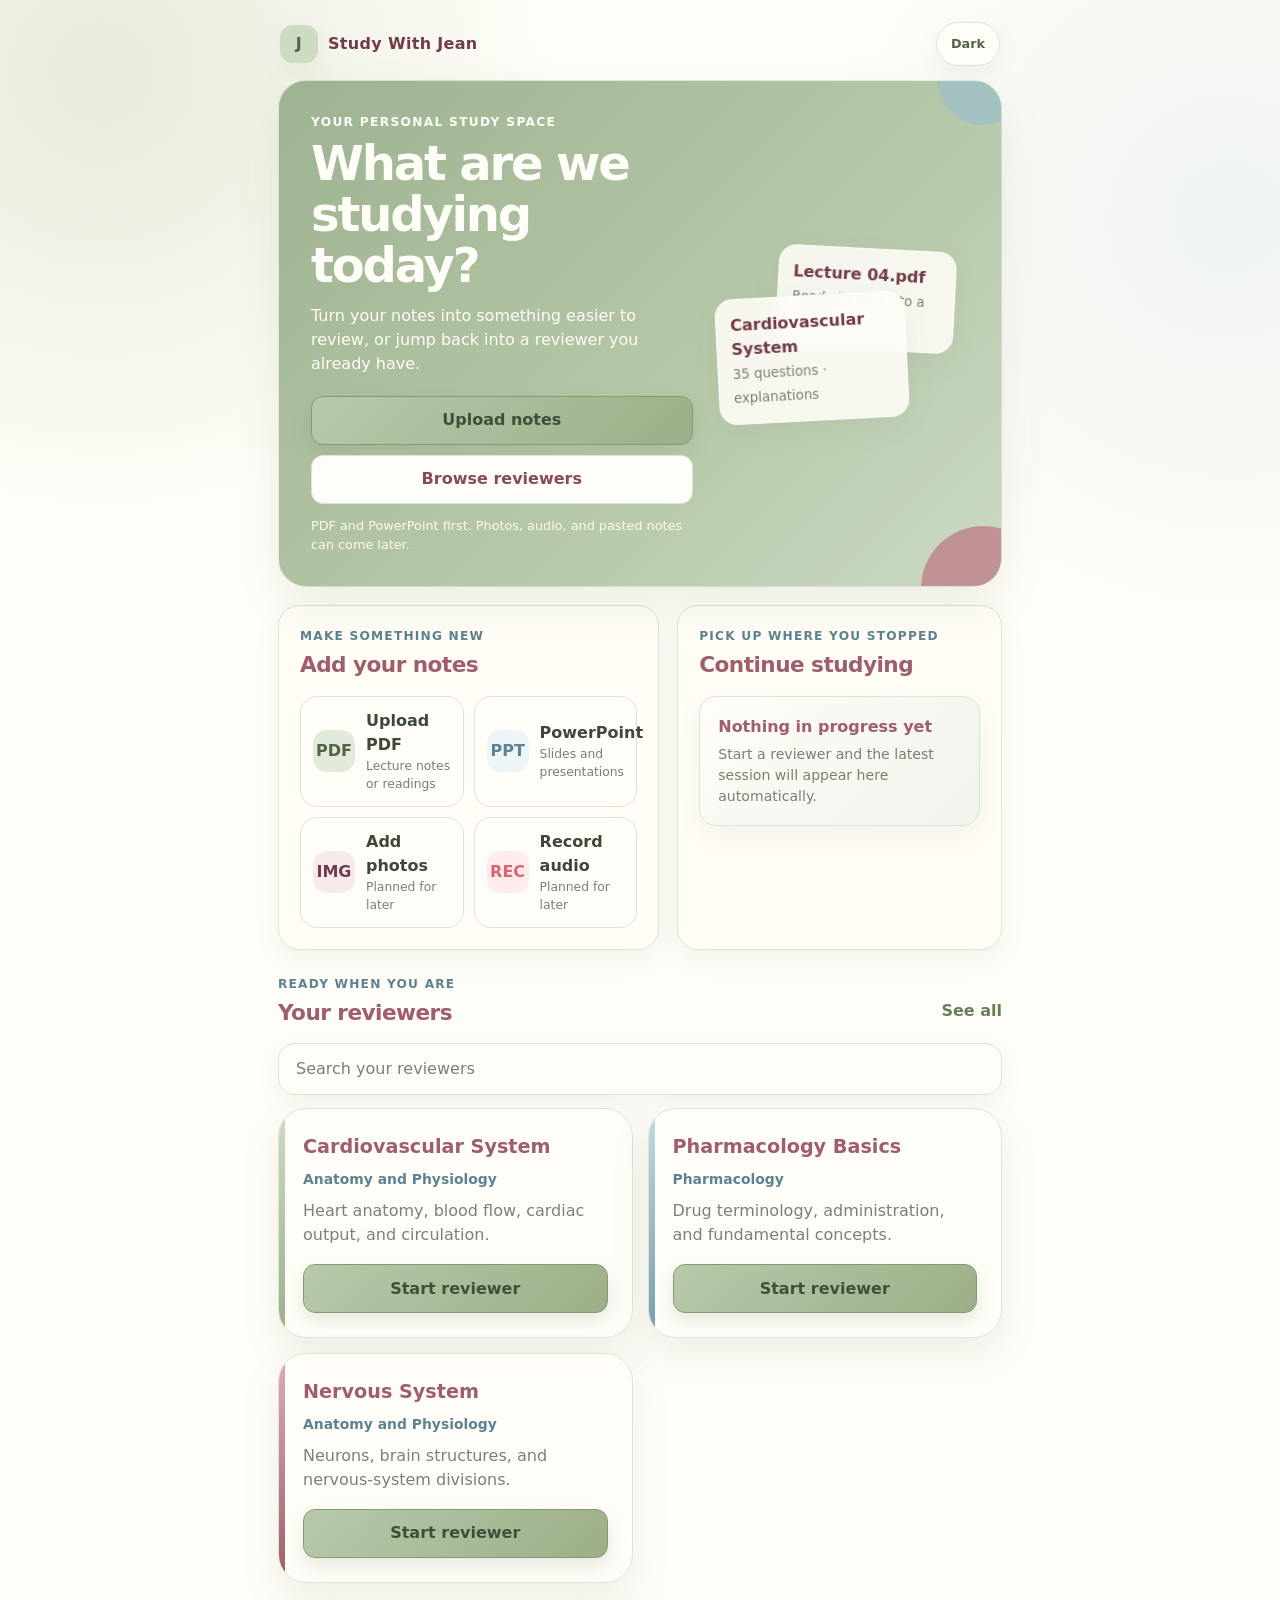
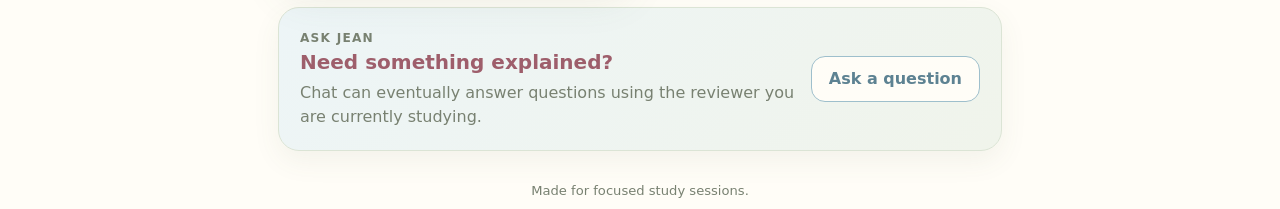
<file: frontend/index.html>
<!DOCTYPE html>
<html lang="en">
<head>
    <meta charset="UTF-8">
    <meta name="viewport" content="width=device-width, initial-scale=1, viewport-fit=cover">
    <meta name="theme-color" content="#aebfa2">
    <meta name="description" content="Study With Jean is a personal reviewer dashboard for focused study sessions.">
    <title>Study With Jean</title>
    <link rel="stylesheet" href="./styles.css?v=8">
</head>
<body>
<div class="page-shell">
    <header class="topbar">
        <div class="wordmark"><span class="wordmark-mark">J</span><span>Study With Jean</span></div>
        <button class="theme-button" id="theme-button" type="button">Dark</button>
    </header>

    <main>
        <section class="welcome-panel">
            <span class="dot dot-blue" aria-hidden="true"></span>
            <span class="dot dot-burgundy" aria-hidden="true"></span>
            <div class="welcome-content">
                <p class="eyebrow">Your personal study space</p>
                <h1>What are we studying today?</h1>
                <p class="welcome-copy">Turn your notes into something easier to review, or jump back into a reviewer you already have.</p>
                <div class="welcome-actions">
                    <button class="primary-button" id="uploadButton" type="button">Upload notes</button>
                    <button class="secondary-button" id="view-reviewers-button" type="button">Browse reviewers</button>
                </div>
                <p class="supported">PDF and PowerPoint first. Photos, audio, and pasted notes can come later.</p>
            </div>
            <div class="welcome-art" aria-hidden="true">
                <div class="floating-card file-card"><strong>Lecture 04.pdf</strong><small>Ready to turn into a reviewer</small></div>
                <div class="floating-card quiz-card-mini"><strong>Cardiovascular System</strong><small>35 questions · explanations</small></div>
            </div>
        </section>

        <div class="dashboard-grid">
            <section class="panel">
                <div class="section-head">
                    <div><p class="section-kicker">Make something new</p><h2>Add your notes</h2></div>
                </div>
                <div class="source-grid">
                    <button class="source-button active-source" type="button" data-source="PDF"><span class="source-icon">PDF</span><span><span class="source-title">Upload PDF</span><span class="source-note">Lecture notes or readings</span></span></button>
                    <button class="source-button" type="button" data-source="PowerPoint"><span class="source-icon">PPT</span><span><span class="source-title">PowerPoint</span><span class="source-note">Slides and presentations</span></span></button>
                    <button class="source-button" type="button" data-source="Photos"><span class="source-icon">IMG</span><span><span class="source-title">Add photos</span><span class="source-note">Planned for later</span></span></button>
                    <button class="source-button" type="button" data-source="Audio"><span class="source-icon">REC</span><span><span class="source-title">Record audio</span><span class="source-note">Planned for later</span></span></button>
                </div>
            </section>

            <section class="panel">
                <div class="section-head">
                    <div><p class="section-kicker">Pick up where you stopped</p><h2>Continue studying</h2></div>
                </div>
                <article class="empty-card"><h3>Nothing in progress yet</h3><p>Start a reviewer and the latest session will appear here automatically.</p></article>
            </section>
        </div>

        <section class="library-section" id="reviewers-section">
            <div class="section-head">
                <div><p class="section-kicker">Ready when you are</p><h2>Your reviewers</h2></div>
                <button class="text-button" type="button" id="seeAllButton">See all</button>
            </div>
            <div class="search-row"><input class="search-input" id="reviewer-search" type="search" placeholder="Search your reviewers" aria-label="Search your reviewers"></div>
            <div id="app" class="reviewer-grid app-container" aria-live="polite"><section class="status-card">Loading reviewers...</section></div>
        </section>

        <section class="assistant-card">
            <div><p class="section-kicker">Ask Jean</p><h2>Need something explained?</h2><p>Chat can eventually answer questions using the reviewer you are currently studying.</p></div>
            <button class="assistant-button" id="askButton" type="button">Ask a question</button>
        </section>
    </main>
    <footer class="footer">Made for focused study sessions.</footer>
</div>

<div class="sheet" id="uploadSheet" aria-hidden="true">
    <section class="sheet-card" role="dialog" aria-modal="true" aria-labelledby="uploadTitle">
        <div class="sheet-top"><div><p class="section-kicker">New reviewer</p><h2 id="uploadTitle">Add your notes</h2></div><button class="close-button" id="closeSheet" type="button" aria-label="Close">X</button></div>
        <p>Choose a PDF or PowerPoint. This prototype only previews the selection and does not upload anything yet.</p>
        <label class="upload-zone">
            <input id="fileInput" type="file" accept=".pdf,.ppt,.pptx">
            <span><span class="upload-title">Choose a file</span><span class="upload-help">PDF, PPT, or PPTX</span></span>
        </label>
        <p class="selected-file" id="selectedFile">No file selected</p>
    </section>
</div>

<div class="toast" id="toast" role="status" aria-live="polite"></div>
<script src="./app.js?v=8"></script>
</body>
</html>
</file>
<file: frontend/styles.css>
:root {
    color-scheme: light;
    --cream-50: #fffdf7;
    --cream-100: #fff8e8;
    --cream-200: #f6ead0;
    --sage-100: #edf3e8;
    --sage-200: #dfe9d8;
    --sage-300: #cbdac2;
    --sage-400: #b2c6a7;
    --sage-500: #97ad8b;
    --sage-600: #7f966f;
    --sage-700: #617456;
    --sage-800: #4d5d46;
    --burgundy-100: #f6e7eb;
    --burgundy-400: #bc7b89;
    --burgundy-500: #9e5c6c;
    --burgundy-700: #713b49;
    --cherry-100: #fce9ec;
    --cherry-500: #d86272;
    --blue-100: #eaf3f6;
    --blue-400: #9dbdcc;
    --blue-600: #5e8392;
    --text: #3e4839;
    --muted: #788171;
    --surface: rgba(255, 253, 247, .94);
    --border: #dbe4d5;
    --shadow: 0 18px 45px rgba(78, 96, 69, .10);
    --shadow-soft: 0 10px 28px rgba(78, 96, 69, .07);
    --radius-xl: 28px;
    --radius-lg: 21px;
    --radius-md: 15px;
    --page-width: 1040px;
}

body.dark {
    color-scheme: dark;
    --cream-50: #fff9eb;
    --cream-100: #f8efd8;
    --cream-200: #eadfbd;
    --sage-100: #7d8d75;
    --sage-200: #718269;
    --sage-300: #66785e;
    --sage-400: #aebfa2;
    --sage-500: #bfd0b3;
    --sage-600: #d2dfca;
    --sage-700: #e4ecdf;
    --sage-800: #f5f7f1;
    --burgundy-100: #795760;
    --burgundy-400: #efcbd3;
    --burgundy-500: #f3d9de;
    --burgundy-700: #fff2f4;
    --cherry-100: #79545b;
    --cherry-500: #f3a6b0;
    --blue-100: #667c83;
    --blue-400: #cee2e8;
    --blue-600: #e1f0f4;
    --text: #fff9eb;
    --muted: #eadfbd;
    --surface: rgba(104, 120, 95, .95);
    --border: #8fa087;
    --shadow: 0 18px 45px rgba(47, 58, 43, .18);
    --shadow-soft: 0 10px 28px rgba(47, 58, 43, .13);
}

* { box-sizing: border-box; }
html { scroll-behavior: smooth; }
body {
    margin: 0;
    min-height: 100vh;
    background:
            radial-gradient(circle at 6% 2%, rgba(178,198,167,.32), transparent 27rem),
            radial-gradient(circle at 95% 8%, rgba(157,189,204,.22), transparent 26rem),
            var(--cream-50);
    color: var(--text);
    font-family: Inter, Aptos, system-ui, -apple-system, BlinkMacSystemFont, "Segoe UI", sans-serif;
    line-height: 1.5;
    transition: background .18s ease, color .18s ease;
}
body.dark {
    background:
            radial-gradient(circle at 6% 2%, rgba(223,233,216,.17), transparent 27rem),
            radial-gradient(circle at 95% 8%, rgba(206,226,232,.13), transparent 26rem),
            #66745f;
}
button, input { font: inherit; }
button { -webkit-tap-highlight-color: transparent; }
button:focus-visible, input:focus-visible { outline: 3px solid var(--blue-400); outline-offset: 3px; }

.page-shell { width: min(100%, var(--page-width)); margin: 0 auto; padding: env(safe-area-inset-top) 18px calc(42px + env(safe-area-inset-bottom)); }
.topbar { display: flex; justify-content: space-between; align-items: center; padding: 20px 2px 14px; }
.wordmark { display: flex; align-items: center; gap: 10px; color: var(--burgundy-700); font-weight: 900; letter-spacing: .02em; }
.wordmark-mark { display: grid; place-items: center; width: 38px; height: 38px; border-radius: 13px; background: var(--sage-300); color: var(--sage-800); box-shadow: var(--shadow-soft); }
.theme-button { min-width: 66px; min-height: 42px; padding: 0 14px; border: 1px solid var(--border); border-radius: 999px; background: var(--surface); color: var(--text); font-weight: 800; cursor: pointer; box-shadow: var(--shadow-soft); }

.welcome-panel { position: relative; overflow: hidden; display: grid; grid-template-columns: 1.2fr .8fr; gap: 22px; align-items: center; min-height: 265px; padding: 32px; border: 1px solid rgba(255,255,255,.5); border-radius: var(--radius-xl); background: linear-gradient(135deg,#9eb391 0%,#b7c9aa 62%,#ccd9c4 100%); box-shadow: var(--shadow); }
body.dark .welcome-panel { background: linear-gradient(135deg,#7b8d72 0%,#8fa184 62%,#a0b293 100%); }
.welcome-content { position: relative; z-index: 2; }
.eyebrow { margin: 0 0 7px; color: var(--cream-50); font-size: .76rem; font-weight: 900; letter-spacing: .11em; text-transform: uppercase; }
.welcome-panel h1 { margin: 0; max-width: 560px; color: var(--cream-50); font-size: clamp(2rem,7vw,3rem); line-height: 1.06; letter-spacing: -.045em; }
.welcome-copy { max-width: 530px; margin: 13px 0 20px; color: var(--cream-50); font-size: 1rem; }
.welcome-actions { display: flex; flex-wrap: wrap; gap: 10px; }
.primary-button, .secondary-button, .soft-button, .text-button { min-height: 47px; border-radius: var(--radius-md); font-weight: 850; cursor: pointer; }
.primary-button { padding: 0 18px; border: 1px solid var(--cream-50); background: var(--cream-50); color: var(--burgundy-700); box-shadow: 0 9px 24px rgba(81,100,71,.15); }
.secondary-button { padding: 0 18px; border: 1px solid rgba(255,255,255,.43); background: rgba(255,255,255,.14); color: var(--cream-50); }
.supported { margin: 12px 0 0; color: var(--cream-100); font-size: .8rem; }
.welcome-art { position: relative; min-height: 195px; }
.floating-card { position: absolute; padding: 14px; border: 1px solid rgba(255,255,255,.52); border-radius: 18px; background: rgba(255,253,247,.88); color: var(--text); box-shadow: var(--shadow-soft); backdrop-filter: blur(10px); }
.floating-card strong { display: block; color: var(--burgundy-700); }
.floating-card small { color: var(--muted); }
.file-card { top: 12px; right: 14px; width: 178px; transform: rotate(3deg); }
.quiz-card-mini { right: 62px; bottom: 10px; width: 190px; transform: rotate(-3deg); }
.dot { position: absolute; border-radius: 50%; opacity: .72; }
.dot-blue { width: 92px; height: 92px; top: -48px; right: -28px; background: var(--blue-400); }
.dot-burgundy { width: 125px; height: 125px; right: -45px; bottom: -65px; background: var(--burgundy-400); }

.dashboard-grid { display: grid; grid-template-columns: 1.08fr .92fr; gap: 18px; margin-top: 18px; }
.panel, .assistant-card, .reviewer-card, .empty-card { border: 1px solid var(--border); background: var(--surface); box-shadow: var(--shadow-soft); }
.panel { padding: 21px; border-radius: var(--radius-lg); }
.section-head { display: flex; justify-content: space-between; gap: 14px; align-items: end; margin-bottom: 14px; }
.section-kicker { margin: 0 0 3px; color: var(--blue-600); font-size: .73rem; font-weight: 900; letter-spacing: .09em; text-transform: uppercase; }
.section-head h2 { margin: 0; color: var(--burgundy-500); font-size: 1.35rem; letter-spacing: -.025em; }
body.dark .section-head h2 { color: var(--cream-50); }
.text-button { min-height: auto; padding: 6px 0; border: 0; background: transparent; color: var(--sage-700); }

.source-grid { display: grid; grid-template-columns: repeat(2, minmax(0,1fr)); gap: 10px; }
.source-button { display: grid; grid-template-columns: 42px 1fr; gap: 11px; align-items: center; min-height: 76px; padding: 12px; border: 1px solid var(--border); border-radius: 17px; background: var(--cream-50); color: var(--text); text-align: left; cursor: pointer; }
body.dark .source-button { background: var(--sage-100); }
.source-button:hover { border-color: var(--sage-500); transform: translateY(-1px); }
.source-icon { display: grid; place-items: center; width: 42px; height: 42px; border-radius: 14px; background: var(--sage-200); color: var(--sage-800); font-weight: 900; }
.source-button:nth-child(2) .source-icon { background: var(--blue-100); color: var(--blue-600); }
.source-button:nth-child(3) .source-icon { background: var(--burgundy-100); color: var(--burgundy-700); }
.source-button:nth-child(4) .source-icon { background: var(--cherry-100); color: var(--cherry-500); }
.source-title { display: block; font-weight: 850; }
.source-note { display: block; color: var(--muted); font-size: .77rem; }

.empty-card { padding: 18px; border-radius: 17px; background: linear-gradient(135deg,var(--cream-50),var(--sage-100)); }
body.dark .empty-card { background: var(--sage-100); }
.empty-card h3 { margin: 0 0 5px; color: var(--burgundy-500); font-size: 1rem; }
body.dark .empty-card h3 { color: var(--cream-50); }
.empty-card p { margin: 0; color: var(--muted); font-size: .88rem; }

.library-section { margin-top: 25px; }
.search-row { display: flex; gap: 10px; margin-bottom: 13px; }
.search-input { flex: 1; min-height: 49px; padding: 0 15px; border: 1px solid var(--border); border-radius: 15px; background: var(--surface); color: var(--text); box-shadow: var(--shadow-soft); outline: 0; }
.reviewer-grid { display: grid; grid-template-columns: repeat(3,minmax(0,1fr)); gap: 13px; }
.reviewer-card { position: relative; overflow: hidden; padding: 17px; border-radius: 19px; }
.reviewer-card::before { content: ""; position: absolute; inset: 0 auto 0 0; width: 5px; background: var(--sage-400); }
.reviewer-card:nth-child(2)::before { background: var(--blue-400); }
.reviewer-card:nth-child(3)::before { background: var(--burgundy-400); }
.reviewer-card h3 { margin: 0 0 5px; color: var(--burgundy-500); font-size: 1rem; }
body.dark .reviewer-card h3 { color: var(--cream-50); }
.reviewer-card p { margin: 0 0 13px; color: var(--muted); font-size: .82rem; }
.soft-button { width: 100%; padding: 0 14px; border: 1px solid var(--sage-400); background: var(--sage-200); color: var(--sage-800); }

.assistant-card { display: grid; grid-template-columns: 1fr auto; gap: 14px; align-items: center; margin-top: 24px; padding: 21px; border-radius: var(--radius-lg); background: linear-gradient(135deg,var(--blue-100),var(--sage-100)); }
body.dark .assistant-card { background: linear-gradient(135deg,var(--blue-100),var(--sage-100)); }
.assistant-card h2 { margin: 0 0 4px; color: var(--burgundy-500); font-size: 1.25rem; }
body.dark .assistant-card h2 { color: var(--cream-50); }
.assistant-card p { margin: 0; color: var(--muted); }
.assistant-button { min-height: 46px; padding: 0 17px; border: 1px solid var(--blue-400); border-radius: 14px; background: var(--cream-50); color: var(--blue-600); font-weight: 850; cursor: pointer; }

.sheet { position: fixed; z-index: 40; inset: 0; display: none; align-items: end; justify-content: center; padding: 18px; background: rgba(55,68,50,.42); backdrop-filter: blur(7px); }
.sheet.open { display: flex; }
.sheet-card { width: min(100%,600px); padding: 23px; border: 1px solid var(--border); border-radius: 26px; background: var(--cream-50); color: var(--text); box-shadow: var(--shadow); }
body.dark .sheet-card { background: #788970; color: var(--cream-50); }
.sheet-top { display: flex; justify-content: space-between; align-items: start; gap: 16px; }
.sheet-top h2 { margin: 0; color: var(--burgundy-500); }
body.dark .sheet-top h2 { color: var(--cream-50); }
.close-button { width: 42px; height: 42px; border: 1px solid var(--border); border-radius: 50%; background: var(--surface); color: var(--text); cursor: pointer; }
.upload-zone { display: grid; place-items: center; min-height: 170px; margin-top: 17px; padding: 20px; border: 2px dashed var(--sage-400); border-radius: 20px; background: var(--sage-100); text-align: center; cursor: pointer; }
.upload-zone input { position: absolute; opacity: 0; pointer-events: none; }
.upload-title { display: block; color: var(--sage-800); font-size: 1.08rem; font-weight: 900; }
.upload-help { display: block; margin-top: 5px; color: var(--muted); font-size: .84rem; }
.selected-file { margin: 12px 0 0; color: var(--burgundy-500); font-weight: 800; }
.toast { position: fixed; z-index: 60; left: 50%; bottom: 22px; transform: translate(-50%,18px); width: min(calc(100% - 36px),450px); padding: 13px 16px; border-radius: 15px; background: var(--sage-800); color: var(--cream-50); text-align: center; font-weight: 800; opacity: 0; pointer-events: none; transition: .18s ease; }
.toast.show { opacity: 1; transform: translate(-50%,0); }
.footer { padding: 30px 12px 8px; color: var(--muted); text-align: center; font-size: .82rem; }

@media (max-width: 780px) {
    .welcome-panel { grid-template-columns: 1fr; min-height: auto; padding: 25px 21px; }
    .welcome-art { display: none; }
    .dashboard-grid { grid-template-columns: 1fr; }
    .reviewer-grid { grid-template-columns: 1fr; }
}
@media (max-width: 520px) {
    .page-shell { padding-left: 14px; padding-right: 14px; }
    .welcome-actions { flex-direction: column; }
    .welcome-actions button { width: 100%; }
    .source-grid { grid-template-columns: 1fr; }
    .assistant-card { grid-template-columns: 1fr; }
    .assistant-button { width: 100%; }
    .sheet { padding: 0; }
    .sheet-card { border-radius: 25px 25px 0 0; }
}
@media (prefers-reduced-motion: reduce) {
    *,*::before,*::after { scroll-behavior: auto !important; transition: none !important; }
}

/* Existing quiz and reviewer styles retained below */
:root {
    color-scheme: light;

    /* Pastel sage green */
    --sage-50: #fbfcf8;
    --sage-100: #f0f4eb;
    --sage-200: #e2eadb;
    --sage-300: #cddbc3;
    --sage-400: #b7c9aa;
    --sage-500: #9caf88;
    --sage-600: #849b72;
    --sage-700: #687e59;
    --sage-800: #526347;
    --sage-900: #414f39;

    /* Cream and warm neutrals */
    --cream-50: #fffdf7;
    --cream-100: #fff9eb;
    --cream-200: #f9f0d9;
    --cream-300: #eee1c3;

    /* Soft burgundy */
    --burgundy-100: #f7eaed;
    --burgundy-200: #efd7dc;
    --burgundy-300: #dbaeb8;
    --burgundy-400: #bd7886;
    --burgundy-500: #9e5e6b;
    --burgundy-600: #884b59;
    --burgundy-700: #713b49;

    /* Soft cherry red */
    --cherry-100: #fdebed;
    --cherry-200: #fad5da;
    --cherry-300: #f3aeb7;
    --cherry-400: #e98792;
    --cherry-500: #d96573;
    --cherry-600: #bd4c5c;

    /* Pastel blue */
    --blue-100: #edf5f7;
    --blue-200: #dcebef;
    --blue-300: #c2dae2;
    --blue-400: #9ebfcc;
    --blue-500: #789dac;
    --blue-600: #5d8292;

    /* Semantic interface colors */
    --color-background: var(--cream-50);
    --color-surface: rgba(255, 253, 247, 0.96);
    --color-surface-solid: #fffdf7;
    --color-surface-soft: var(--sage-100);

    --color-primary: var(--sage-500);
    --color-primary-hover: var(--sage-600);
    --color-primary-dark: var(--sage-800);

    --color-secondary: var(--burgundy-500);
    --color-secondary-dark: var(--burgundy-700);

    --color-accent: var(--cherry-500);

    --color-text: #3e4939;
    --color-muted: #798273;
    --color-border: #dce5d5;

    --color-success: #67845c;
    --color-success-soft: #edf5e9;

    --color-error: var(--cherry-600);
    --color-error-soft: var(--cherry-100);

    --color-disabled: #bbc5b5;

    --shadow-small:
            0 8px 24px
            rgba(93, 111, 82, 0.07);

    --shadow-card:
            0 16px 40px
            rgba(93, 111, 82, 0.10);

    --radius-small: 12px;
    --radius-medium: 18px;
    --radius-large: 28px;

    --page-width: 760px;
}

/*
 * Dark mode deliberately avoids black and charcoal.
 * Dark sage carries the background while cream carries the text.
 */
body.dark {
    color-scheme: dark;

    --color-background: #4a5644;
    --color-surface: rgba(88, 102, 80, 0.96);
    --color-surface-solid: #586650;
    --color-surface-soft: #64745c;

    --color-primary: var(--sage-300);
    --color-primary-hover: var(--sage-200);
    --color-primary-dark: var(--cream-100);

    --color-secondary: #f1cfd6;
    --color-secondary-dark: var(--cream-100);

    --color-accent: #f29aa4;

    --color-text: var(--cream-100);
    --color-muted: var(--cream-300);
    --color-border: #7c8b73;

    --color-success: #d8e8cf;
    --color-success-soft: #65775d;

    --color-error: #ffc1c8;
    --color-error-soft: #79535a;

    --color-disabled: #8f9a89;

    --shadow-small:
            0 8px 22px
            rgba(37, 45, 34, 0.13);

    --shadow-card:
            0 16px 38px
            rgba(37, 45, 34, 0.17);
}

/* Reset */

* {
    box-sizing: border-box;
}

html {
    scroll-behavior: smooth;
}

body {
    margin: 0;
    min-height: 100vh;

    background:
            radial-gradient(
                    circle at 8% 4%,
                    rgba(183, 201, 170, 0.34),
                    transparent 28rem
            ),
            radial-gradient(
                    circle at 96% 12%,
                    rgba(194, 218, 226, 0.26),
                    transparent 26rem
            ),
            var(--color-background);

    color: var(--color-text);

    font-family:
            Inter,
            Aptos,
            system-ui,
            -apple-system,
            BlinkMacSystemFont,
            "Segoe UI",
            sans-serif;

    line-height: 1.5;

    transition:
            color 180ms ease,
            background 180ms ease;
}

body.dark {
    background:
            radial-gradient(
                    circle at 7% 3%,
                    rgba(205, 219, 195, 0.13),
                    transparent 27rem
            ),
            radial-gradient(
                    circle at 96% 10%,
                    rgba(194, 218, 226, 0.13),
                    transparent 26rem
            ),
            var(--color-background);
}

button,
input {
    font: inherit;
}

button {
    -webkit-tap-highlight-color: transparent;
}

button:focus-visible,
input:focus-visible {
    outline: 3px solid var(--blue-300);
    outline-offset: 3px;
}

h1,
h2,
h3,
p {
    overflow-wrap: anywhere;
}

/* Overall page */

.page-shell {
    width: min(100%, var(--page-width));
    margin: 0 auto;

    padding:
            env(safe-area-inset-top)
            18px
            env(safe-area-inset-bottom);
}

/* Top bar */

.topbar {
    display: flex;
    align-items: center;
    justify-content: space-between;

    padding: 22px 2px 14px;
}

.brand-label {
    margin: 0;

    color: var(--burgundy-500);

    font-size: 0.76rem;
    font-weight: 800;
    letter-spacing: 0.13em;
    text-transform: uppercase;
}

body.dark .brand-label {
    color: var(--cream-200);
}

.theme-button {
    min-width: 58px;
    min-height: 44px;

    padding: 0 14px;

    border: 1px solid var(--color-border);
    border-radius: 999px;

    background: var(--color-surface);
    color: var(--color-primary-dark);

    font-size: 0.8rem;
    font-weight: 800;

    cursor: pointer;

    box-shadow: var(--shadow-small);

    transition:
            transform 150ms ease,
            background 150ms ease,
            border-color 150ms ease;
}

.theme-button:hover {
    transform: translateY(-1px);

    border-color: var(--sage-400);
    background: var(--sage-100);
}

body.dark .theme-button {
    background: var(--sage-300);
    color: var(--sage-900);
}

body.dark .theme-button:hover {
    background: var(--cream-100);
}

/* Hero */

.hero {
    position: relative;

    overflow: hidden;

    padding: 30px 26px;

    border: 1px solid rgba(255, 255, 255, 0.48);
    border-radius: 32px;

    background:
            linear-gradient(
                    135deg,
                    #829674 0%,
                    #9caf88 52%,
                    #bccdaf 100%
            );

    color: var(--cream-50);

    box-shadow: var(--shadow-card);
}

body.dark .hero {
    background:
            linear-gradient(
                    135deg,
                    #62725a 0%,
                    #75876b 52%,
                    #8fa182 100%
            );

    color: var(--cream-100);
}

.hero-content {
    position: relative;
    z-index: 2;
}

.hero-decoration {
    position: absolute;

    border-radius: 50%;

    pointer-events: none;
}

.hero-decoration-one {
    right: -70px;
    bottom: -95px;

    width: 220px;
    height: 220px;

    background: rgba(158, 94, 107, 0.22);
}

.hero-decoration-two {
    top: -45px;
    right: 68px;

    width: 115px;
    height: 115px;

    background: rgba(158, 191, 204, 0.32);
}

body.dark .hero-decoration-one {
    background: rgba(241, 207, 214, 0.14);
}

body.dark .hero-decoration-two {
    background: rgba(194, 218, 226, 0.20);
}

.hero-kicker {
    margin: 0 0 9px;

    color: var(--cream-100);

    font-size: 0.82rem;
    font-weight: 850;
    letter-spacing: 0.1em;
    text-transform: uppercase;

    opacity: 0.88;
}

.hero h1 {
    max-width: 560px;

    margin: 0;

    color: var(--cream-50);

    font-size: clamp(2.35rem, 11vw, 4rem);
    line-height: 1;
    letter-spacing: -0.05em;
}

.hero-description {
    max-width: 520px;

    margin: 18px 0 24px;

    color: var(--cream-100);

    font-size: 1rem;
    line-height: 1.6;

    opacity: 0.94;
}

body.dark .hero-kicker,
body.dark .hero h1,
body.dark .hero-description {
    color: var(--cream-100);
}

.hero-actions {
    display: flex;
    flex-wrap: wrap;
    align-items: center;

    gap: 12px;
}

.hero-button {
    min-height: 49px;

    padding: 0 19px;

    border: 1px solid rgba(255, 255, 255, 0.55);
    border-radius: 15px;

    background: var(--cream-100);
    color: var(--burgundy-700);

    font-weight: 850;

    cursor: pointer;

    box-shadow:
            0 9px 22px
            rgba(65, 79, 57, 0.18);

    transition:
            transform 150ms ease,
            background 150ms ease;
}

.hero-button:hover {
    transform: translateY(-1px);

    background: var(--cream-50);
}

.online-pill {
    display: inline-flex;
    align-items: center;

    gap: 8px;

    min-height: 42px;
    padding: 0 13px;

    border: 1px solid rgba(255, 255, 255, 0.22);
    border-radius: 999px;

    background: rgba(255, 255, 255, 0.14);
    color: var(--cream-50);

    font-size: 0.83rem;
    font-weight: 750;
}

.online-dot {
    width: 9px;
    height: 9px;

    border-radius: 50%;

    background: var(--cream-100);

    box-shadow:
            0 0 0 4px
            rgba(255, 249, 235, 0.16);
}

/* Main content */

.main-content {
    padding-top: 30px;
}

.reviewer-section {
    scroll-margin-top: 20px;
}

.section-heading {
    display: flex;
    align-items: end;
    justify-content: space-between;

    gap: 16px;

    margin-bottom: 15px;
}

.section-kicker {
    margin: 0 0 4px;

    color: var(--blue-600);

    font-size: 0.76rem;
    font-weight: 850;
    letter-spacing: 0.1em;
    text-transform: uppercase;
}

.section-heading h2 {
    margin: 0;

    color: var(--burgundy-500);

    font-size: clamp(1.6rem, 7vw, 2.2rem);
    line-height: 1.1;
    letter-spacing: -0.035em;
}

.section-accent {
    padding: 7px 11px;

    border-radius: 999px;

    background: var(--blue-100);
    color: var(--blue-600);

    font-size: 0.74rem;
    font-weight: 850;
}

body.dark .section-kicker {
    color: var(--blue-300);
}

body.dark .section-heading h2 {
    color: var(--cream-100);
}

body.dark .section-accent {
    background: rgba(194, 218, 226, 0.17);
    color: var(--cream-200);
}

/* Search */

.search-wrapper {
    position: relative;

    margin-bottom: 15px;
}

.search-input {
    width: 100%;
    min-height: 52px;

    padding: 0 17px;

    border: 1px solid var(--color-border);
    border-radius: 16px;

    background: var(--color-surface);
    color: var(--color-text);

    box-shadow: var(--shadow-small);

    outline: none;
}

.search-input::placeholder {
    color: var(--color-muted);
}

.search-input:focus {
    border-color: var(--sage-500);
}

body.dark .search-input {
    background: var(--color-surface);
    color: var(--cream-100);
}

body.dark .search-input::placeholder {
    color: var(--cream-300);
}

/* Application container */

.app-container {
    width: 100%;
}

/* Shared cards */

.status-card,
.quiz-card,
.question-card,
.results-card,
.error-card {
    padding: 20px;

    border: 1px solid var(--color-border);
    border-radius: var(--radius-large);

    background: var(--color-surface);

    box-shadow: var(--shadow-card);
}

.status-card {
    color: var(--color-muted);
}

body.dark .status-card,
body.dark .quiz-card,
body.dark .question-card,
body.dark .results-card {
    color: var(--cream-100);
}

/* Page headings */

.page-heading {
    margin: 0 0 6px;

    color: var(--burgundy-500);

    font-size: 1.6rem;
    letter-spacing: -0.025em;
}

.page-description {
    margin: 0 0 18px;

    color: var(--color-muted);
}

body.dark .page-heading {
    color: var(--cream-100);
}

body.dark .page-description {
    color: var(--cream-300);
}

/* Reviewer list */

.quiz-list {
    display: grid;

    gap: 15px;
}

.quiz-card {
    position: relative;

    overflow: hidden;

    transition:
            transform 160ms ease,
            border-color 160ms ease,
            box-shadow 160ms ease;
}

.quiz-card:hover {
    transform: translateY(-2px);

    border-color: var(--sage-400);

    box-shadow:
            0 19px 46px
            rgba(93, 111, 82, 0.14);
}

.quiz-card::before {
    content: "";

    position: absolute;
    top: 0;
    bottom: 0;
    left: 0;

    width: 6px;

    background:
            linear-gradient(
                    180deg,
                    var(--sage-300),
                    var(--sage-500)
            );
}

.quiz-card:nth-child(2n)::before {
    background:
            linear-gradient(
                    180deg,
                    var(--blue-300),
                    var(--blue-500)
            );
}

.quiz-card:nth-child(3n)::before {
    background:
            linear-gradient(
                    180deg,
                    var(--burgundy-300),
                    var(--burgundy-500)
            );
}

.quiz-card h3 {
    margin: 0;

    color: var(--burgundy-500);

    font-size: 1.2rem;
}

.quiz-subject {
    margin: 7px 0 0;

    color: var(--blue-600);

    font-size: 0.87rem;
    font-weight: 800;
}

.quiz-description {
    margin: 9px 0 17px;

    color: var(--color-muted);
}

body.dark .quiz-card h3 {
    color: var(--cream-100);
}

body.dark .quiz-subject {
    color: var(--blue-300);
}

body.dark .quiz-description {
    color: var(--cream-300);
}

/* Shared buttons */

.primary-button,
.secondary-button,
.choice-button {
    width: 100%;
    min-height: 49px;

    border-radius: var(--radius-small);

    cursor: pointer;

    transition:
            transform 140ms ease,
            background 140ms ease,
            border-color 140ms ease;
}

.primary-button {
    border: 1px solid var(--sage-600);

    background:
            linear-gradient(
                    135deg,
                    var(--sage-400),
                    var(--sage-500)
            );

    color: var(--sage-900);

    font-weight: 850;

    box-shadow:
            0 8px 19px
            rgba(113, 132, 102, 0.17);
}

.primary-button:hover {
    transform: translateY(-1px);

    background:
            linear-gradient(
                    135deg,
                    var(--sage-500),
                    var(--sage-600)
            );

    color: var(--cream-50);
}

.primary-button:disabled {
    border-color: var(--color-disabled);

    background: var(--color-disabled);

    color: var(--cream-50);

    cursor: not-allowed;
}

.secondary-button {
    padding: 0 16px;

    border: 1px solid var(--color-border);

    background: var(--color-surface-solid);
    color: var(--burgundy-600);

    font-weight: 800;
}

.secondary-button:hover {
    transform: translateY(-1px);

    border-color: var(--sage-400);
    background: var(--sage-100);
}

body.dark .primary-button {
    border-color: var(--sage-200);

    background: var(--sage-200);
    color: var(--sage-900);
}

body.dark .primary-button:hover {
    background: var(--cream-100);
    color: var(--sage-900);
}

body.dark .secondary-button {
    border-color: var(--color-border);

    background: var(--color-surface-soft);
    color: var(--cream-100);
}

body.dark .secondary-button:hover {
    background: var(--sage-300);
    color: var(--sage-900);
}

/* Quiz toolbar */

.quiz-toolbar {
    display: flex;

    gap: 10px;

    margin-bottom: 14px;
}

.quiz-toolbar .secondary-button {
    width: auto;
}

/* Question screen */

.question-card {
    border-top: 5px solid var(--sage-400);
}

.question-progress {
    margin: 0 0 8px;

    color: var(--blue-600);

    font-size: 0.82rem;
    font-weight: 850;
    letter-spacing: 0.06em;
    text-transform: uppercase;
}

.question-prompt {
    margin: 0 0 19px;

    color: var(--burgundy-600);

    font-size: clamp(1.3rem, 5vw, 1.75rem);
    line-height: 1.3;
}

body.dark .question-progress {
    color: var(--blue-300);
}

body.dark .question-prompt {
    color: var(--cream-100);
}

/* Choices */

.choice-list {
    display: grid;

    gap: 10px;
}

.choice-button {
    padding: 13px 15px;

    border: 1px solid var(--color-border);

    background: var(--color-surface-solid);
    color: var(--color-text);

    text-align: left;
}

.choice-button:hover:not(:disabled) {
    transform: translateY(-1px);

    border-color: var(--sage-500);

    background: var(--sage-100);
}

.choice-button:disabled {
    cursor: default;
}

.choice-button.correct {
    border-color: var(--sage-600);

    background: var(--sage-100);
    color: var(--sage-900);
}

.choice-button.incorrect {
    border-color: var(--cherry-400);

    background: var(--cherry-100);
    color: var(--burgundy-700);
}

body.dark .choice-button {
    border-color: var(--color-border);

    background: var(--color-surface-soft);
    color: var(--cream-100);
}

body.dark .choice-button:hover:not(:disabled) {
    border-color: var(--sage-300);

    background: #71816a;
}

body.dark .choice-button.correct {
    border-color: var(--sage-300);

    background: #65775d;
    color: var(--cream-100);
}

body.dark .choice-button.incorrect {
    border-color: var(--cherry-300);

    background: #765057;
    color: var(--cream-100);
}

/* Feedback */

.feedback {
    margin-top: 16px;
    padding: 15px;

    border-radius: var(--radius-small);
}

.feedback.correct {
    border-left: 5px solid var(--sage-600);

    background: var(--color-success-soft);
    color: var(--color-success);
}

.feedback.incorrect {
    border-left: 5px solid var(--cherry-400);

    background: var(--color-error-soft);
    color: var(--color-error);
}

.feedback p {
    margin: 6px 0 0;
}

body.dark .feedback.correct {
    border-left-color: var(--sage-300);

    background: var(--color-success-soft);
    color: var(--cream-100);
}

body.dark .feedback.incorrect {
    border-left-color: var(--cherry-300);

    background: var(--color-error-soft);
    color: var(--cream-100);
}

.next-button {
    margin-top: 14px;
}

/* Results */

.results-card {
    border-top: 5px solid var(--burgundy-300);

    text-align: center;
}

.results-score {
    margin: 18px 0;

    color: var(--sage-700);

    font-size: clamp(2.2rem, 12vw, 3.5rem);
    font-weight: 900;
    letter-spacing: -0.05em;
}

body.dark .results-score {
    color: var(--cream-100);
}

/* Error state */

.error-card {
    border-color: var(--cherry-300);

    background: var(--color-error-soft);
    color: var(--color-error);
}

.error-card h2 {
    margin-top: 0;
}

body.dark .error-card {
    color: var(--cream-100);
}

/* Footer */

.app-footer {
    padding:
            32px
            16px
            calc(100px + env(safe-area-inset-bottom));

    color: var(--color-muted);

    text-align: center;
    font-size: 0.84rem;
}

body.dark .app-footer {
    color: var(--cream-300);
}

/* Accessibility */

.visually-hidden {
    position: absolute;

    width: 1px;
    height: 1px;

    padding: 0;
    margin: -1px;

    overflow: hidden;

    clip: rect(0, 0, 0, 0);

    white-space: nowrap;

    border: 0;
}

/* Tablet and desktop layout */

@media (min-width: 640px) {
    .hero {
        padding: 39px;
    }

    .main-content {
        padding-top: 38px;
    }

    .quiz-list {
        grid-template-columns:
            repeat(2, minmax(0, 1fr));
    }

    .quiz-card,
    .question-card,
    .results-card {
        padding: 24px;
    }
}

/* Smaller phones */

@media (max-width: 420px) {
    .page-shell {
        padding-right: 14px;
        padding-left: 14px;
    }

    .hero {
        padding: 25px 21px;
        border-radius: 27px;
    }

    .hero-actions {
        align-items: stretch;
        flex-direction: column;
    }

    .hero-button,
    .online-pill {
        justify-content: center;

        width: 100%;
    }

    .section-heading {
        align-items: flex-start;
        flex-direction: column;
    }

    .section-accent {
        align-self: flex-start;
    }
}

/* Reduced motion */

@media (prefers-reduced-motion: reduce) {
    *,
    *::before,
    *::after {
        scroll-behavior: auto !important;
        transition: none !important;
    }
}

/* Dashboard and quiz integration */
#app.reviewer-grid > section { grid-column: 1 / -1; }
#app.reviewer-grid .quiz-card { min-width: 0; }
#app.reviewer-grid .quiz-card .primary-button { width: 100%; }
#app.reviewer-grid .question-card,
#app.reviewer-grid .results-card,
#app.reviewer-grid .error-card,
#app.reviewer-grid .quiz-toolbar { grid-column: 1 / -1; }
#app.reviewer-grid .quiz-toolbar { display: flex; }
#app.reviewer-grid .status-card { grid-column: 1 / -1; }
</file>
